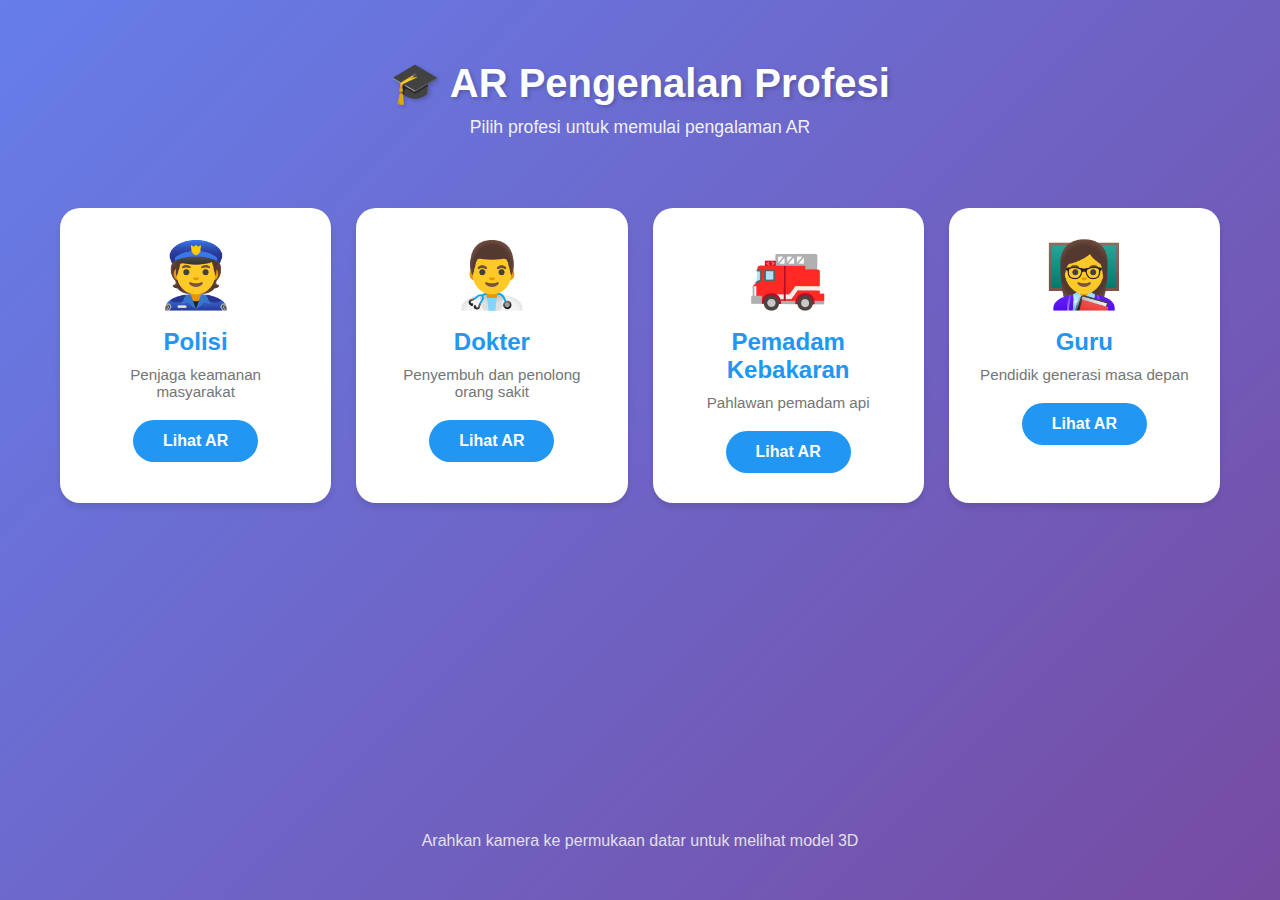
<file: index.html>
<!DOCTYPE html>
<html lang="id">
<head>
    <meta charset="UTF-8">
    <meta name="viewport" content="width=device-width, initial-scale=1.0">
    <title>AR Pengenalan Profesi</title>
    <link rel="stylesheet" href="style.css">
</head>
<body>
    <!-- Container utama halaman -->
    <div class="container">
        <!-- Header aplikasi -->
        <header class="header">
            <h1>🎓 AR Pengenalan Profesi</h1>
            <p>Pilih profesi untuk memulai pengalaman AR</p>
        </header>

        <!-- Grid daftar profesi -->
        <div class="job-grid">
            <!-- Card Polisi -->
            <div class="job-card" onclick="selectJob('police')">
                <div class="job-icon">👮</div>
                <h2>Polisi</h2>
                <p>Penjaga keamanan masyarakat</p>
                <button class="btn-ar">Lihat AR</button>
            </div>

            <!-- Card Dokter -->
            <div class="job-card" onclick="selectJob('doctor')">
                <div class="job-icon">👨‍⚕️</div>
                <h2>Dokter</h2>
                <p>Penyembuh dan penolong orang sakit</p>
                <button class="btn-ar">Lihat AR</button>
            </div>

            <!-- Card Pemadam Kebakaran -->
            <div class="job-card" onclick="selectJob('firefighter')">
                <div class="job-icon">🚒</div>
                <h2>Pemadam Kebakaran</h2>
                <p>Pahlawan pemadam api</p>
                <button class="btn-ar">Lihat AR</button>
            </div>

            <!-- Card Guru -->
            <div class="job-card" onclick="selectJob('teacher')">
                <div class="job-icon">👩‍🏫</div>
                <h2>Guru</h2>
                <p>Pendidik generasi masa depan</p>
                <button class="btn-ar">Lihat AR</button>
            </div>
        </div>

        <!-- Footer informasi -->
        <footer class="footer">
            <p>Arahkan kamera ke permukaan datar untuk melihat model 3D</p>
        </footer>
    </div>

    <script>
        /**
         * Fungsi untuk memilih profesi dan navigasi ke halaman AR
         * @param {string} jobName - Nama profesi yang dipilih (police, doctor, firefighter, teacher)
         */
        function selectJob(jobName) {
            // Redirect ke halaman ar.html dengan query parameter job
            window.location.href = `ar.html?job=${jobName}`;
        }
    </script>
</body>
</html>
</file>
<file: style.css>
/* ===================================
   RESET DAN VARIABEL GLOBAL
   =================================== */

* {
    margin: 0;
    padding: 0;
    box-sizing: border-box;
}

:root {
    /* Palet warna - Biru dan Putih */
    --primary-color: #2196F3;
    --primary-dark: #1976D2;
    --primary-light: #BBDEFB;
    --white: #FFFFFF;
    --text-dark: #212121;
    --text-light: #757575;
    --shadow: rgba(0, 0, 0, 0.1);
    --shadow-strong: rgba(0, 0, 0, 0.2);
}

body {
    font-family: 'Segoe UI', Tahoma, Geneva, Verdana, sans-serif;
    background: linear-gradient(135deg, #667eea 0%, #764ba2 100%);
    min-height: 100vh;
    color: var(--text-dark);
}

/* ===================================
   HALAMAN UTAMA (index.html)
   =================================== */

.container {
    max-width: 1200px;
    margin: 0 auto;
    padding: 20px;
    min-height: 100vh;
    display: flex;
    flex-direction: column;
}

/* Header */
.header {
    text-align: center;
    color: var(--white);
    padding: 40px 20px;
    margin-bottom: 30px;
}

.header h1 {
    font-size: 2.5rem;
    margin-bottom: 10px;
    text-shadow: 2px 2px 4px var(--shadow-strong);
}

.header p {
    font-size: 1.1rem;
    opacity: 0.9;
}

/* Grid Profesi */
.job-grid {
    display: grid;
    grid-template-columns: repeat(auto-fit, minmax(250px, 1fr));
    gap: 25px;
    flex: 1;
    align-content: start;
}

/* Card Profesi */
.job-card {
    background: var(--white);
    border-radius: 20px;
    padding: 30px;
    text-align: center;
    cursor: pointer;
    transition: all 0.3s ease;
    box-shadow: 0 4px 6px var(--shadow);
}

.job-card:hover {
    transform: translateY(-10px);
    box-shadow: 0 12px 24px var(--shadow-strong);
}

.job-card:active {
    transform: translateY(-5px);
}

.job-icon {
    font-size: 4rem;
    margin-bottom: 15px;
}

.job-card h2 {
    color: var(--primary-color);
    font-size: 1.5rem;
    margin-bottom: 10px;
}

.job-card p {
    color: var(--text-light);
    font-size: 0.95rem;
    margin-bottom: 20px;
}

/* Tombol AR */
.btn-ar {
    background: var(--primary-color);
    color: var(--white);
    border: none;
    padding: 12px 30px;
    border-radius: 25px;
    font-size: 1rem;
    font-weight: 600;
    cursor: pointer;
    transition: background 0.3s ease;
}

.btn-ar:hover {
    background: var(--primary-dark);
}

/* Footer */
.footer {
    text-align: center;
    color: var(--white);
    padding: 30px 20px;
    opacity: 0.8;
}

/* ===================================
   HALAMAN AR (ar.html)
   =================================== */

.ar-page {
    margin: 0;
    padding: 0;
    overflow: hidden;
    background: #000;
}

/* Container AR - Full screen */
#ar-container {
    position: fixed;
    top: 0;
    left: 0;
    width: 100%;
    height: 100%;
    z-index: 1;
}

/* Overlay UI di atas AR */
.ar-overlay {
    position: fixed;
    top: 0;
    left: 0;
    width: 100%;
    height: 100%;
    z-index: 10;
    pointer-events: none; /* Membiarkan interaksi AR di bawahnya */
}

.ar-overlay > * {
    pointer-events: auto; /* Tapi elemen UI tetap bisa diklik */
}

/* Tombol Kembali */
.back-button {
    position: fixed;
    top: 20px;
    left: 20px;
    background: var(--white);
    color: var(--primary-color);
    padding: 12px 20px;
    border-radius: 25px;
    font-weight: 600;
    cursor: pointer;
    box-shadow: 0 4px 12px var(--shadow-strong);
    transition: all 0.3s ease;
    z-index: 100;
}

.back-button:hover {
    background: var(--primary-light);
    transform: scale(1.05);
}

/* Info Profesi (di bawah) */
.job-info {
    position: fixed;
    bottom: 0;
    left: 0;
    right: 0;
    background: linear-gradient(to top, rgba(255, 255, 255, 0.95), rgba(255, 255, 255, 0.8));
    backdrop-filter: blur(10px);
    padding: 25px 20px;
    border-radius: 25px 25px 0 0;
    box-shadow: 0 -4px 12px var(--shadow);
}

.job-info h2 {
    color: var(--primary-color);
    font-size: 1.8rem;
    margin-bottom: 8px;
}

.job-info p {
    color: var(--text-dark);
    font-size: 1rem;
    line-height: 1.5;
}

/* Loading Screen */
#loading-screen {
    position: fixed;
    top: 0;
    left: 0;
    width: 100%;
    height: 100%;
    background: var(--primary-color);
    display: flex;
    flex-direction: column;
    justify-content: center;
    align-items: center;
    color: var(--white);
    z-index: 1000;
}

#loading-screen.hidden {
    display: none;
}

/* Spinner Loading */
.spinner {
    width: 60px;
    height: 60px;
    border: 5px solid rgba(255, 255, 255, 0.3);
    border-top-color: var(--white);
    border-radius: 50%;
    animation: spin 1s linear infinite;
    margin-bottom: 20px;
}

@keyframes spin {
    to { transform: rotate(360deg); }
}

#loading-screen p {
    font-size: 1.1rem;
    margin: 5px 0;
    text-align: center;
    padding: 0 20px;
}

.loading-tip {
    font-size: 0.9rem;
    opacity: 0.8;
}

button {
    cursor: pointer;
    transition: all 0.3s ease;
}

button:hover {
    transform: scale(1.05);
}

button:active {
    transform: scale(0.95);
}

/* AR Button */
.ar-button-container {
    position: fixed;
    top: 50%;
    left: 50%;
    transform: translate(-50%, -50%);
    z-index: 50;
    pointer-events: auto;
}

.btn-ar-activate {
    background: var(--primary-color);
    color: var(--white);
    border: none;
    padding: 18px 40px;
    border-radius: 30px;
    font-size: 1.2rem;
    font-weight: 700;
    cursor: pointer;
    box-shadow: 0 8px 20px var(--shadow-strong);
    transition: all 0.3s ease;
}

.btn-ar-activate:hover {
    background: var(--primary-dark);
    transform: scale(1.05);
    box-shadow: 0 10px 25px var(--shadow-strong);
}

.btn-ar-activate:active {
    transform: scale(0.98);
}

.btn-ar-activate:disabled {
    opacity: 0.5;
    cursor: not-allowed;
}

.ar-instruction {
    font-size: 0.9rem;
    opacity: 0.8;
    margin-top: 10px;
    font-style: italic;
}

/* Status AR */
.ar-status {
    position: fixed;
    top: 50%;
    left: 50%;
    transform: translate(-50%, -50%);
    background: rgba(0, 0, 0, 0.7);
    color: var(--white);
    padding: 15px 25px;
    border-radius: 15px;
    text-align: center;
    backdrop-filter: blur(10px);
}

.ar-status.hidden {
    display: none;
}

/* ===================================
   RESPONSIVE DESIGN
   =================================== */

@media (max-width: 768px) {
    .header h1 {
        font-size: 2rem;
    }

    .job-grid {
        grid-template-columns: repeat(auto-fit, minmax(150px, 1fr));
        gap: 15px;
    }

    .job-card {
        padding: 20px;
    }

    .job-icon {
        font-size: 3rem;
    }

    .job-card h2 {
        font-size: 1.2rem;
    }

    .job-info h2 {
        font-size: 1.5rem;
    }

    .job-info {
        padding: 20px 15px;
    }

    .back-button {
        top: 15px;
        left: 15px;
        padding: 10px 15px;
        font-size: 0.9rem;
    }
}

@media (max-width: 480px) {
    .header h1 {
        font-size: 1.5rem;
    }

    .header p {
        font-size: 0.9rem;
    }

    .job-grid {
        grid-template-columns: 1fr;
    }
}
</file>
